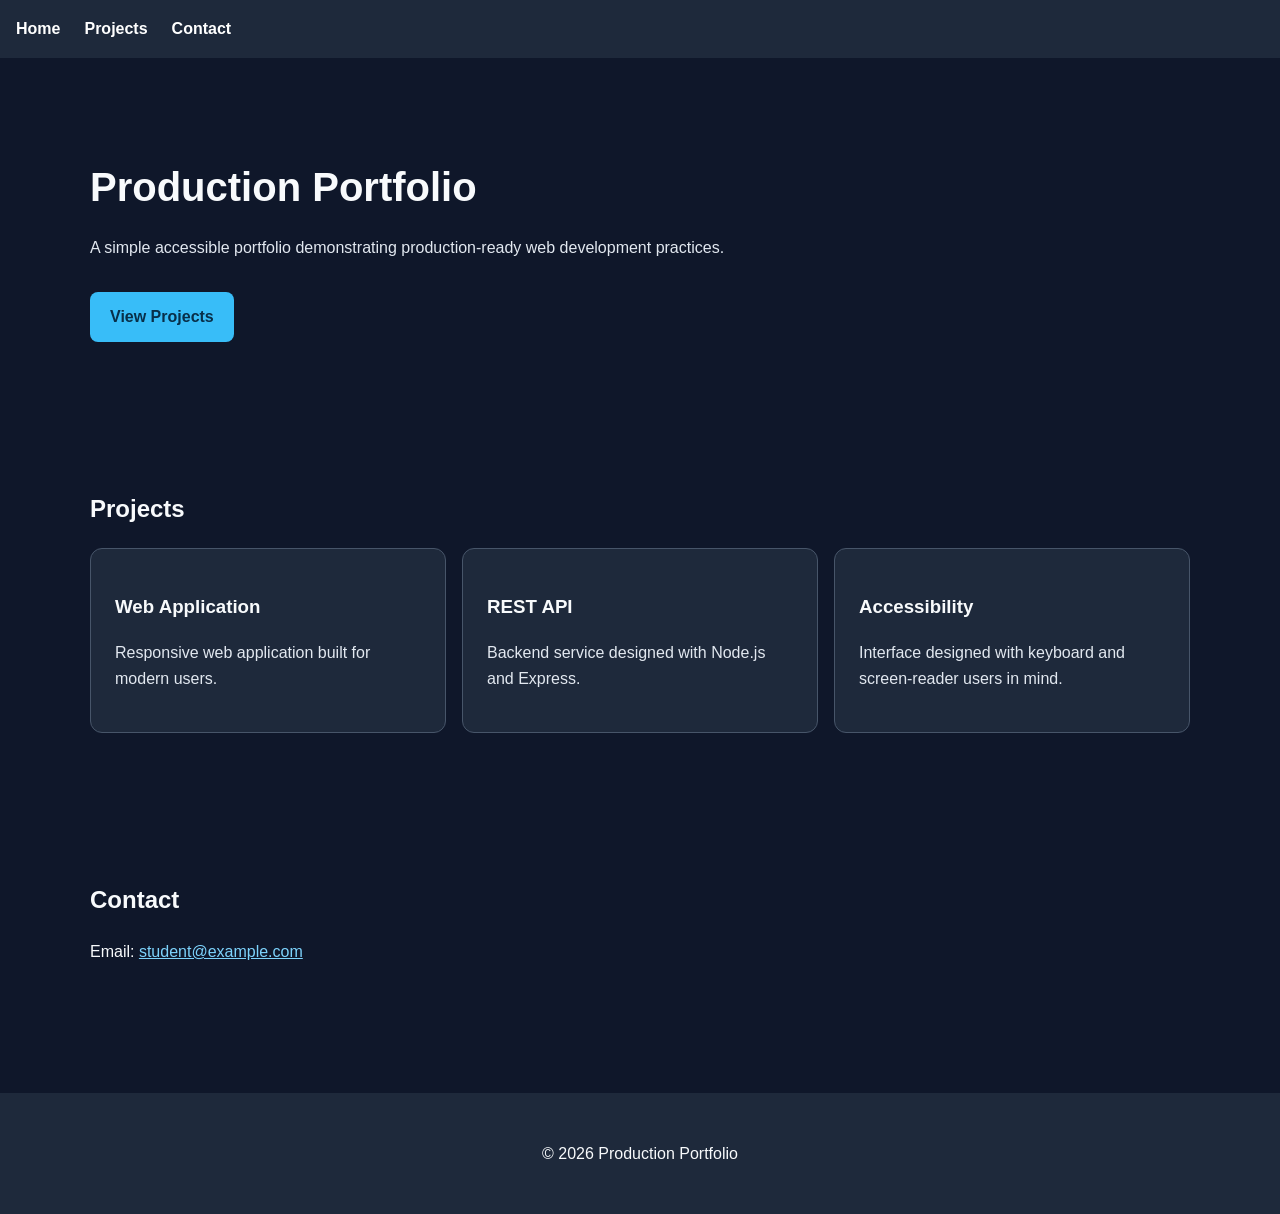
<file: index.html>
<!DOCTYPE html>
<html lang="en">
<head>
  <meta charset="UTF-8">
  <meta name="viewport" content="width=device-width, initial-scale=1.0">

  <meta
    http-equiv="Content-Security-Policy"
    content="default-src 'self'; script-src 'self'; style-src 'self'; object-src 'none'; base-uri 'self'; form-action 'self';"
  >

  <title>Production Portfolio</title>
  <meta
  name="description"
  content="Production Portfolio showcasing accessible web development projects and production-ready web practices."
>

  <link rel="stylesheet" href="style.css">
  <script src="script.js" defer></script>
</head>
<body>

  <header class="site-header">
    <nav aria-label="Main navigation">
      <a href="#home">Home</a>
      <a href="#projects">Projects</a>
      <a href="#contact">Contact</a>
    </nav>
  </header>

  <main id="home" tabindex="-1">

    <section class="hero" aria-labelledby="hero-title">
      <h1 id="hero-title">Production Portfolio</h1>

      <p>
        A simple accessible portfolio demonstrating production-ready
        web development practices.
      </p>

      <a class="button" href="#projects">
        View Projects
      </a>
    </section>

    <section id="projects" aria-labelledby="projects-title">
      <h2 id="projects-title">Projects</h2>

      <div class="project-list">

        <article class="project-card">
          <h3>Web Application</h3>
          <p>
            Responsive web application built for modern users.
          </p>
        </article>

        <article class="project-card">
          <h3>REST API</h3>
          <p>
            Backend service designed with Node.js and Express.
          </p>
        </article>

        <article class="project-card">
          <h3>Accessibility</h3>
          <p>
            Interface designed with keyboard and screen-reader users in mind.
          </p>
        </article>

      </div>
    </section>

    <section id="contact" aria-labelledby="contact-title">
      <h2 id="contact-title">Contact</h2>

      <p>
        Email:
        <a href="mailto:student@example.com">
          student@example.com
        </a>
      </p>
    </section>

  </main>

  <footer class="site-footer">
    <p>&copy; 2026 Production Portfolio</p>
  </footer>

</body>
</html>
</file>
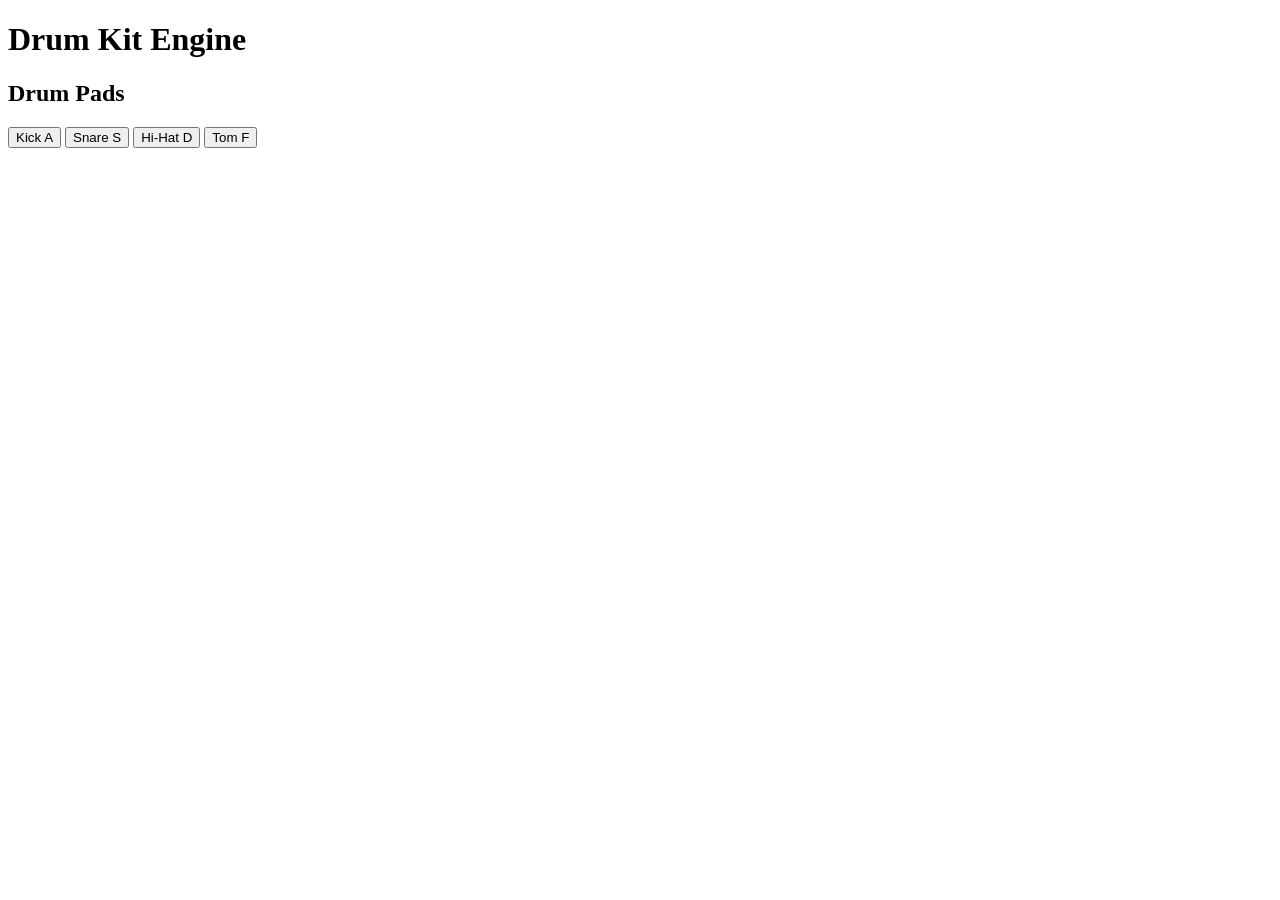
<file: HW2/index.html>
<!DOCTYPE html>
<html lang="en">
<head>
  <meta charset="UTF-8">
  <meta name="viewport" content="width=device-width, initial-scale=1.0">
  <title>Drum Kit Engine</title>
</head><script src="script.js" defer></script>

<body>

  <main>
    <h1>Drum Kit Engine</h1>

    <section aria-labelledby="drum-title">
      <h2 id="drum-title">Drum Pads</h2>

      <div class="drum-kit">

        <button
          type="button"
          class="drum-pad"
          data-sound="kick"
          data-key="a"
        >
          Kick
          <span>A</span>
        </button>

        <button
          type="button"
          class="drum-pad"
          data-sound="snare"
          data-key="s"
        >
          Snare
          <span>S</span>
        </button>

        <button
          type="button"
          class="drum-pad"
          data-sound="hihat"
          data-key="d"
        >
          Hi-Hat
          <span>D</span>
        </button>

        <button
          type="button"
          class="drum-pad"
          data-sound="tom"
          data-key="f"
        >
          Tom
          <span>F</span>
        </button>

      </div>
    </section>

  </main>

</body>
</html>
</file>
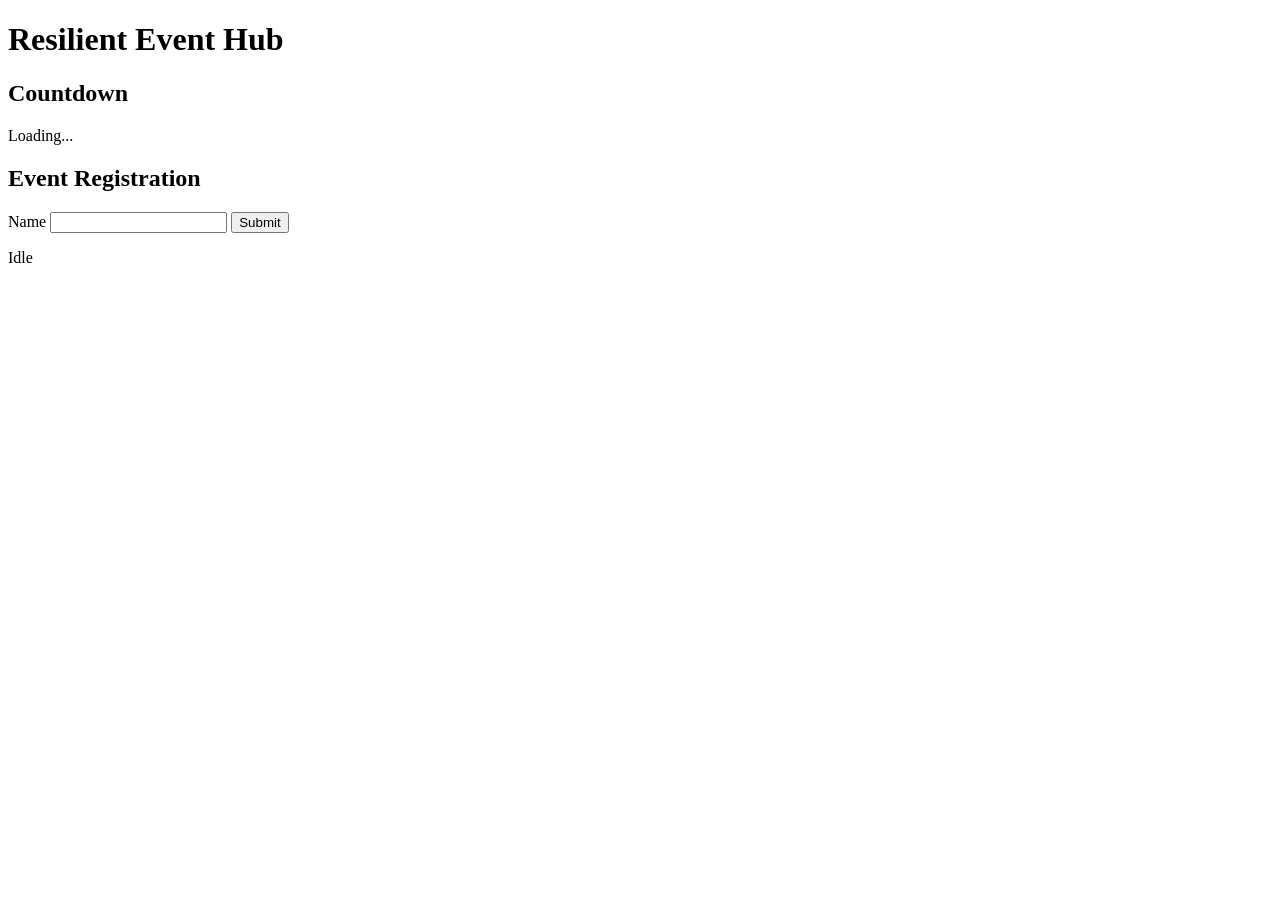
<file: HW3/index.html>
<!DOCTYPE html>
<html lang="en">
<head>
  <meta charset="UTF-8">
  <meta name="viewport" content="width=device-width, initial-scale=1.0">
  <title>Resilient Event Hub</title>
</head>

<body>
  <main>
    <h1>Resilient Event Hub</h1>

    <section aria-labelledby="countdown-title">
      <h2 id="countdown-title">Countdown</h2>

      <p id="countdown">Loading...</p>
    </section>

    <section aria-labelledby="form-title">
      <h2 id="form-title">Event Registration</h2>

      <form id="event-form">
        <label for="name">Name</label>

        <input
          id="name"
          name="name"
          type="text"
          autocomplete="name"
          required
        >

        <button type="submit" id="submit-button">
          Submit
        </button>

        <p id="form-status" role="status">Idle</p>
      </form>
    </section>

  </main>

  <script src="script.js" defer></script>
</body>
</html>
</file>
<file: style.css>
* {
  box-sizing: border-box;
}

body {
  margin: 0;
  font-family: Arial, sans-serif;
  background: #0f172a;
  color: #f8fafc;
  line-height: 1.6;
}

.site-header {
  background: #1e293b;
  padding: 1rem;
}

nav {
  display: flex;
  gap: 1.5rem;
}

nav a {
  color: #ffffff;
  text-decoration: none;
  font-weight: bold;
}

nav a:hover,
nav a:focus {
  text-decoration: underline;
}

main {
  width: min(1100px, 100% - 2rem);
  margin: 0 auto;
}

.hero,
section {
  padding: 4rem 0;
}

.hero h1 {
  font-size: 2.5rem;
  margin-bottom: 1rem;
}

.hero p {
  max-width: 650px;
  color: #e2e8f0;
}

.button {
  display: inline-block;
  margin-top: 1rem;
  padding: 0.75rem 1.25rem;
  background: #38bdf8;
  color: #082f49;
  font-weight: bold;
  text-decoration: none;
  border-radius: 0.5rem;
}

.button:hover,
.button:focus {
  background: #7dd3fc;
}

.project-list {
  display: grid;
  grid-template-columns: repeat(3, 1fr);
  gap: 1rem;
  contain: layout paint;
}

.project-card {
  padding: 1.5rem;
  background: #1e293b;
  border: 1px solid #475569;
  border-radius: 0.75rem;
}

.project-card p {
  color: #e2e8f0;
}

.site-footer {
  margin-top: 3rem;
  padding: 2rem;
  text-align: center;
  background: #1e293b;
}
.skip-link {
  position: absolute;
  left: 1rem;
  top: -4rem;
  padding: 0.75rem 1rem;
  background: #ffffff;
  color: #0f172a;
  font-weight: bold;
  text-decoration: none;
  z-index: 1000;
}

.skip-link:focus {
  top: 1rem;
}

a:focus,
button:focus,
input:focus,
textarea:focus,
select:focus {
  outline: 3px solid #facc15;
  outline-offset: 3px;
}
#contact a {
  color: #7dd3fc;
}

#contact a:hover,
#contact a:focus {
  color: #bae6fd;
}
</file>
